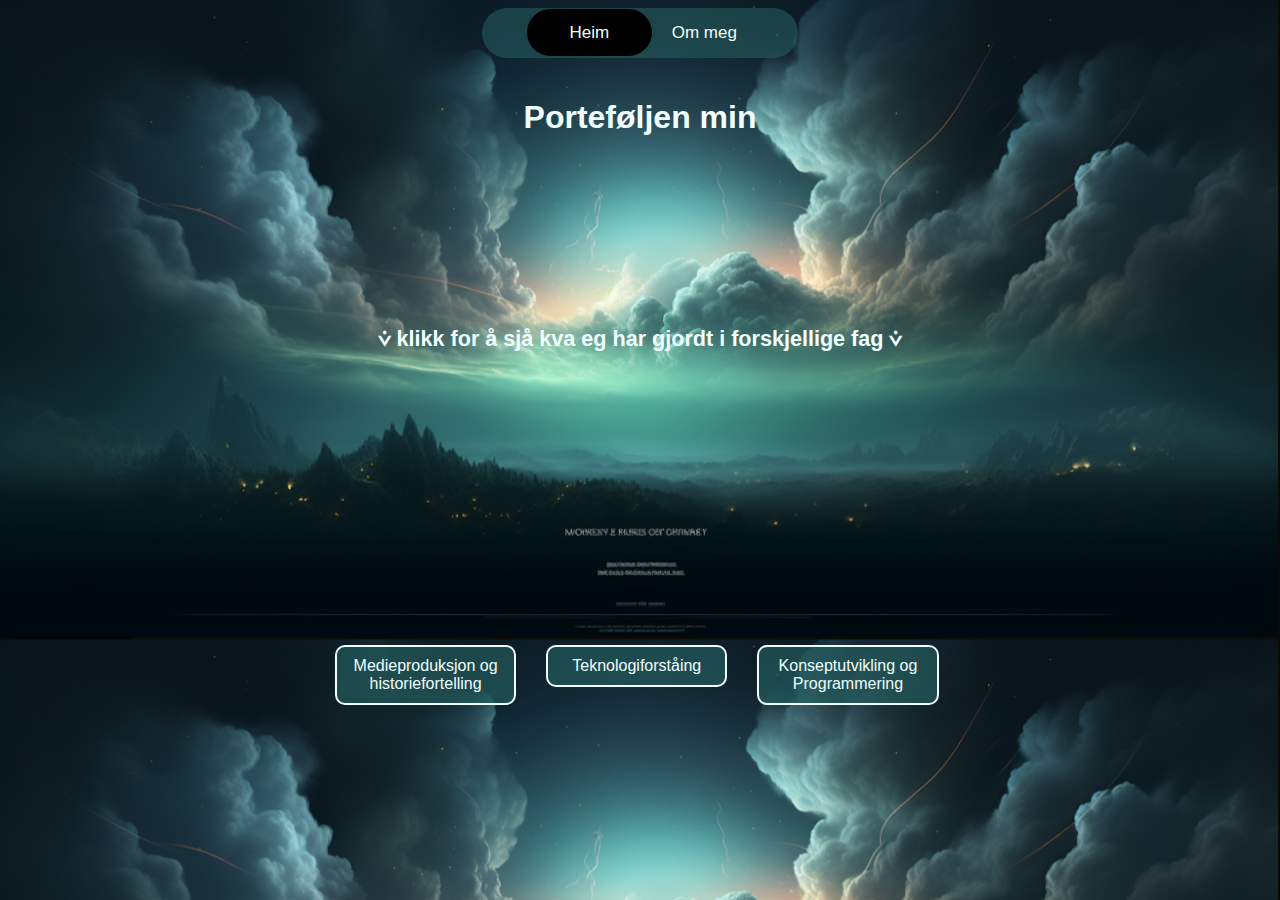
<file: index.html>
<!DOCTYPE html>
<html lang="en">

<head>
    <meta charset="UTF-8">
    <meta name="viewport" content="width=device-width, initial-scale=1.0">
    <link rel="stylesheet" href="folder.css/framside.css">
    <title>Min Portefølje</title>

    <div class="topnav"> 
        <a class="active" href="index.html"><i class="fa-solid fa-house"></i> Heim</a> 
        <a href="om_meg.html"> <i class="fa-solid fa-user"></i> Om meg</a> 
      </div>
</head>

<body>
    <div class="header">
        <h1>Porteføljen min</h1>
    </div>
    <div class="text">
        <h2>⩒ klikk for å sjå kva eg har gjordt i forskjellige fag ⩒</h2>
    </div>
    <div class="subjectbox">
        <a href="Medieprod_hist.html">
            <div class="sbjctbtn">
                Medieproduksjon og historiefortelling
            </div>
        </a>
        <a href="Teknologiforståing.html">
            <div class="sbjctbtn">
                Teknologiforståing
            </div>
            </a>
        <a href="Konseptutv_prog.html">
        <div class="sbjctbtn">
            Konseptutvikling og Programmering
        </div>
        </a>
    
    </div>
</body>

</html>
</file>
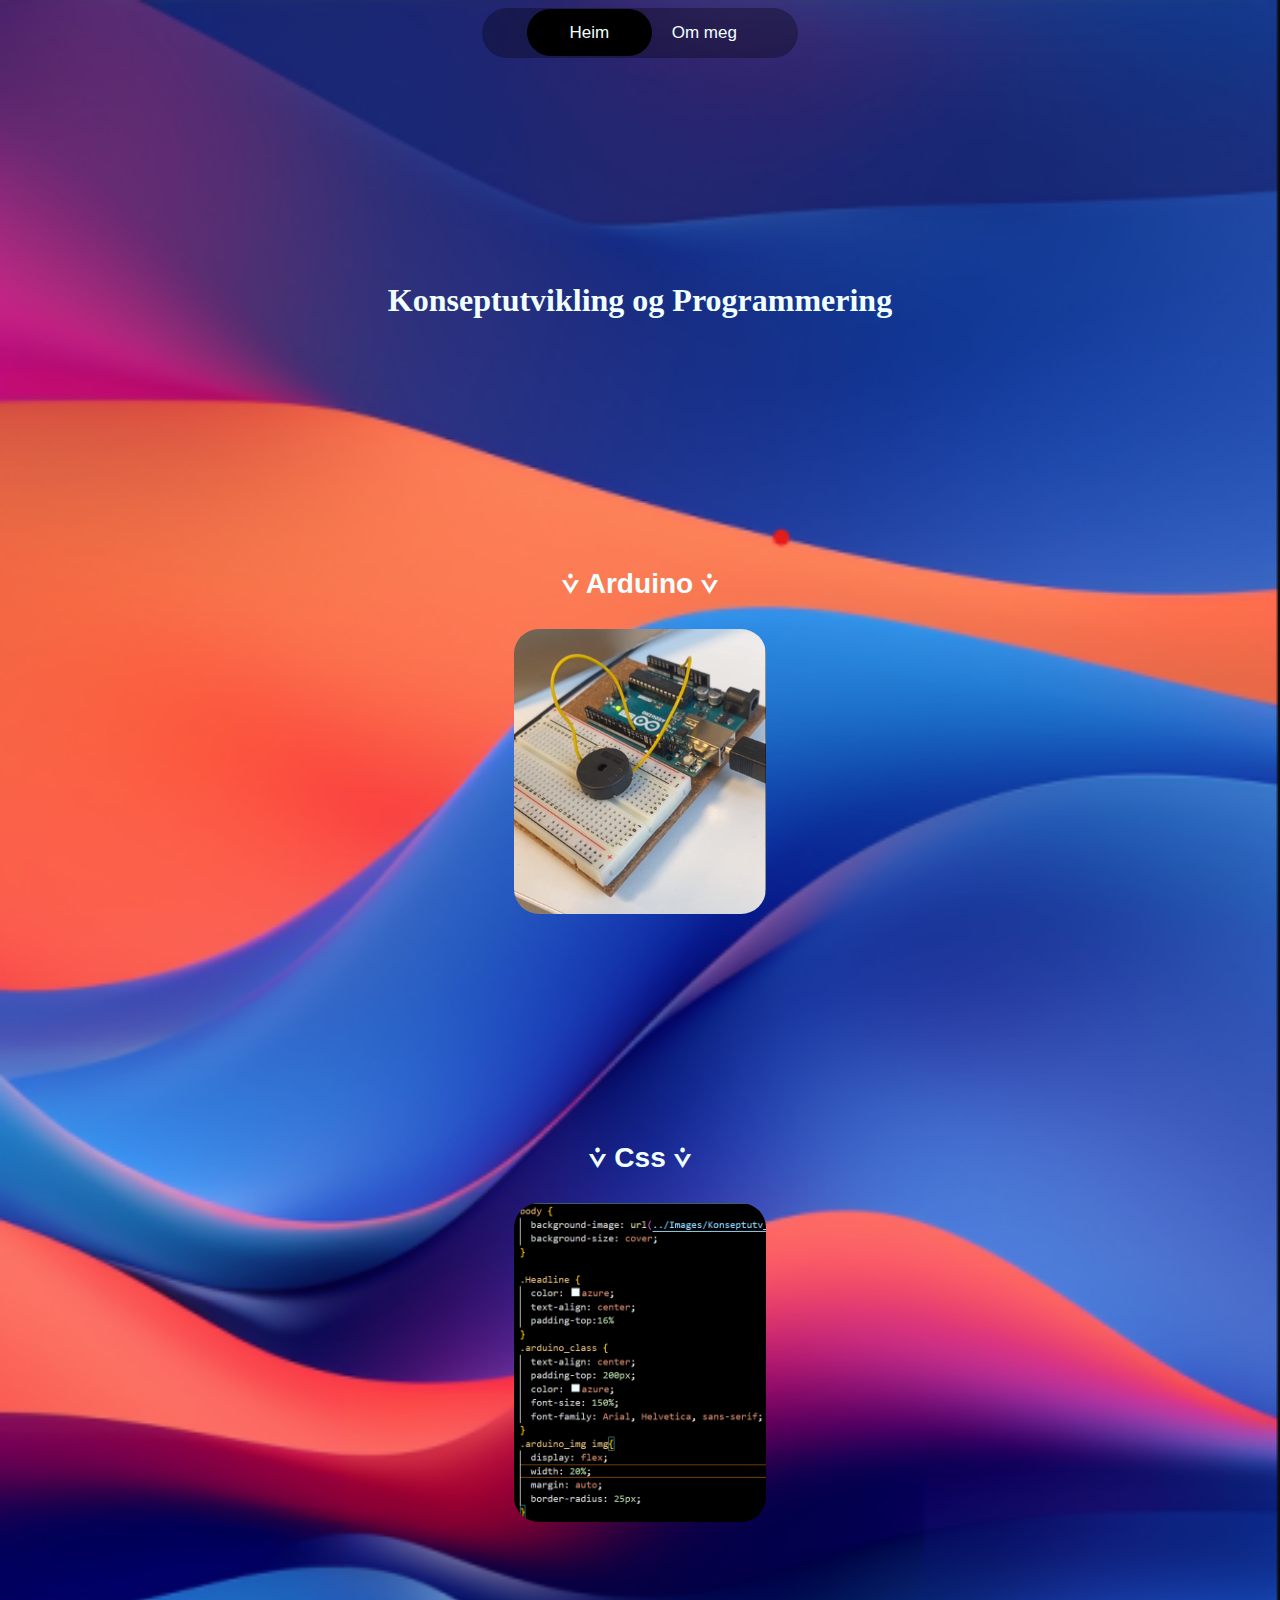
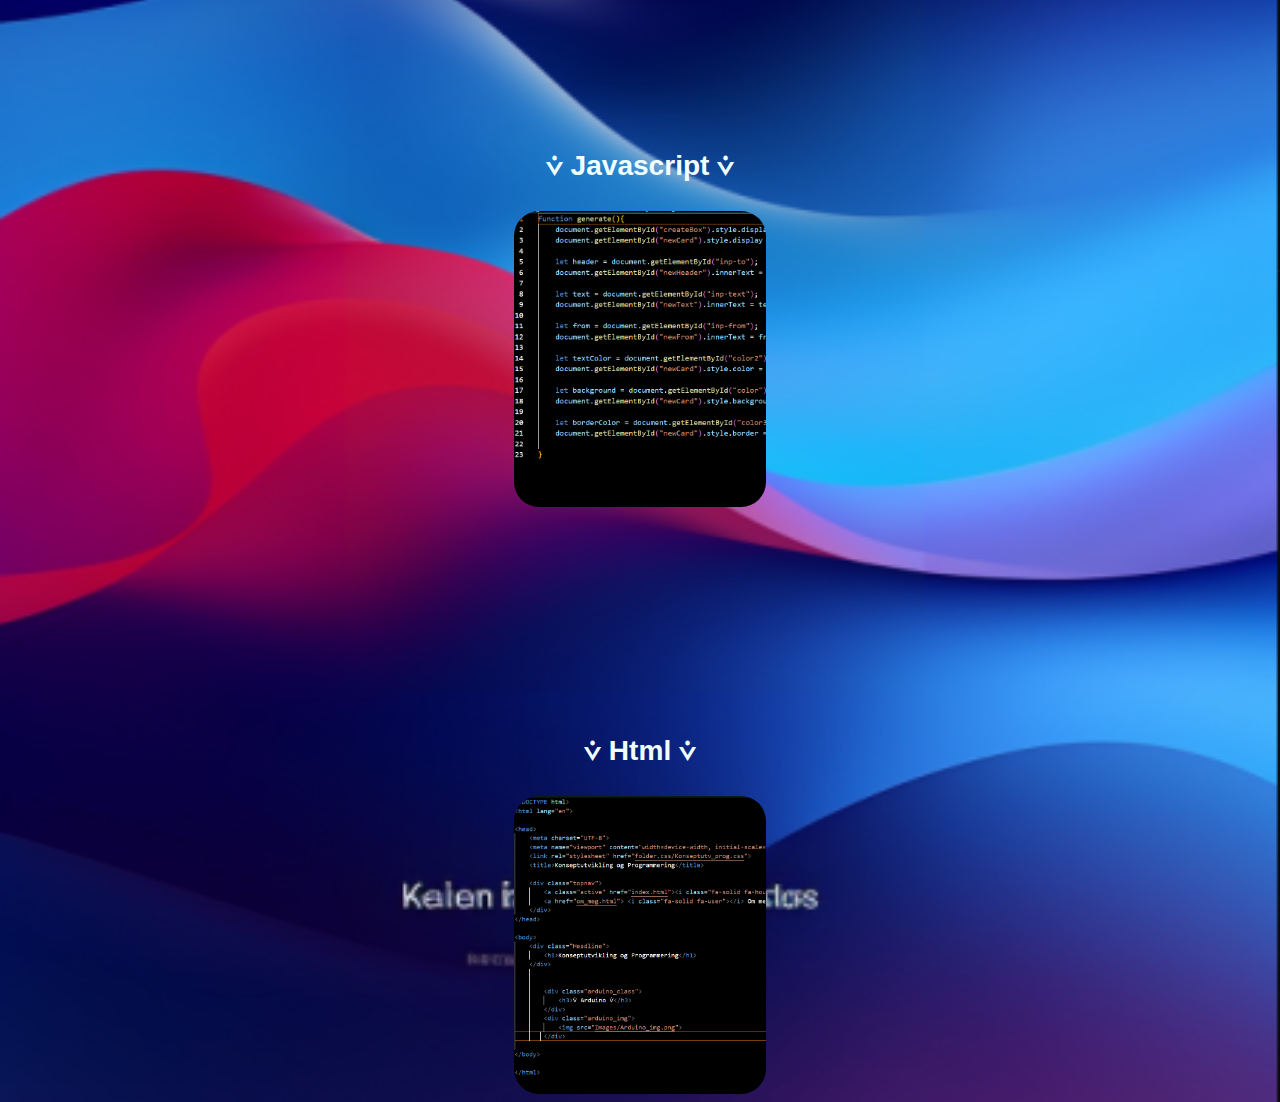
<file: Konseptutv_prog.html>
<!DOCTYPE html>
<html lang="en">

<head>
    <meta charset="UTF-8">
    <meta name="viewport" content="width=device-width, initial-scale=1.0">
    <link rel="stylesheet" href="folder.css/Konseptutv_prog.css">
    <title>Konseptutvikling og Programmering</title>

    <div class="topnav">
        <a class="active" href="index.html"><i class="fa-solid fa-house"></i> Heim</a>
        <a href="om_meg.html"> <i class="fa-solid fa-user"></i> Om meg</a>
    </div>
</head>

<body>
    <div class="Headline">
        <h1>Konseptutvikling og Programmering</h1>
    </div>

    
        <div class="arduino_class">
            <h3>⩒ Arduino ⩒</h3>
        </div>
        <div class="arduino_img">
            <img src="Images/Arduino_img.png">
        </div>

        <div class="css_txt">
            <h3>⩒ Css ⩒</h3>
        </div>
        <div class="css_img">
            <img src="Images/Css.png">
        </div>

        <div class="js_txt">
         <h3>⩒ Javascript ⩒</h3>
        </div>
        <div class="js_img">
            <img src="Images/Javascript.png">
        </div>
        <div class="html_txt">
          <h3>⩒ Html ⩒</h3>
        </div>
        <div class="html_img">
        <img src="Images/html.png">
        </div>

</body>

</html>
</file>
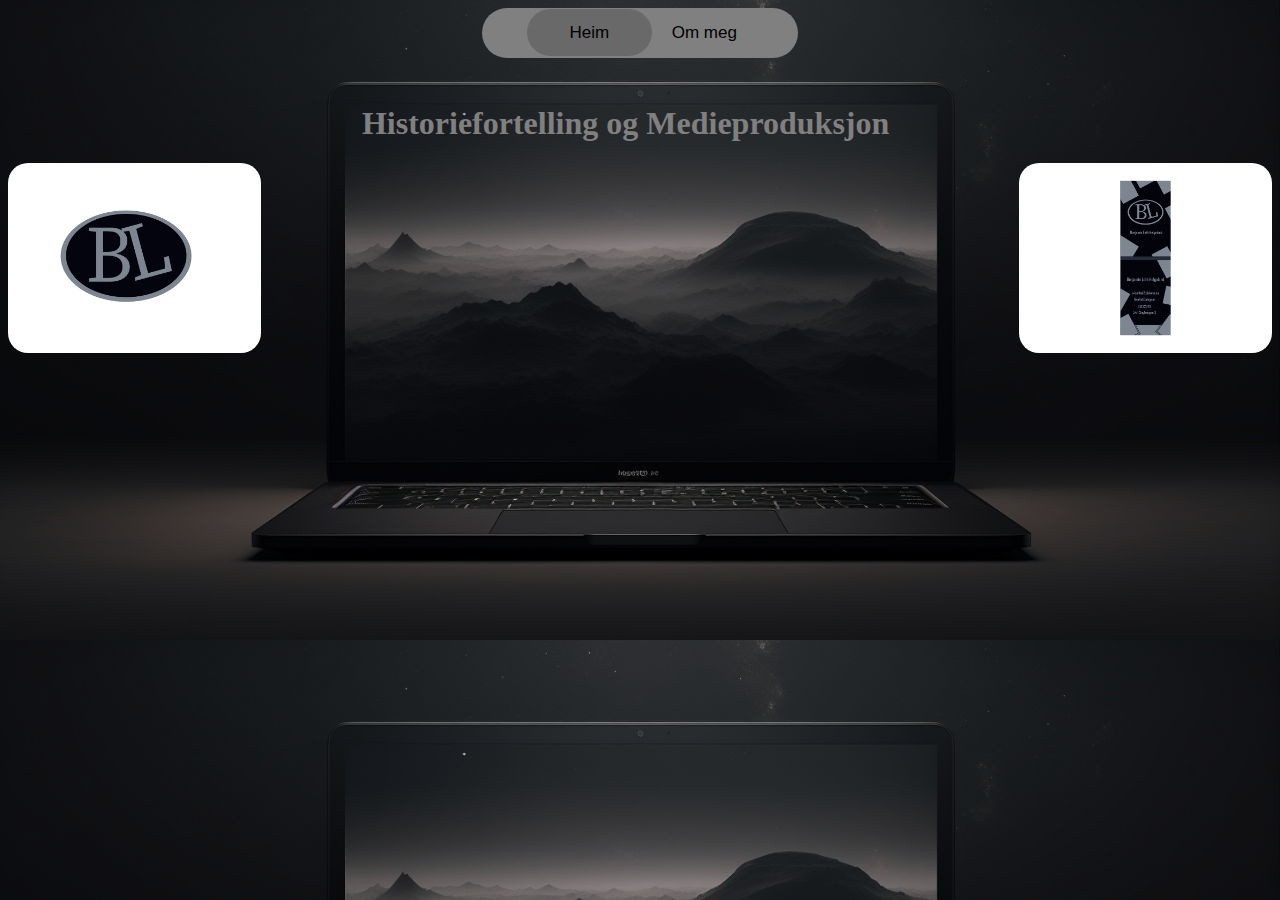
<file: Medieprod_hist.html>
<!DOCTYPE html>
<html lang="en">

<head>
    <meta charset="UTF-8">
    <meta name="viewport" content="width=device-width, initial-scale=1.0">
    <link rel="stylesheet" href="folder.css/Medieprod_hist.css">
    <title>Om meg</title>

    <div class="topnav">
        <a class="active" href="index.html"><i class="fa-solid fa-house"></i> Heim</a>
        <a href="om_meg.html"> <i class="fa-solid fa-user"></i> Om meg</a>
    </div>
</head>

<body>

    <div class="Headline">
        <h1>Historiefortelling og Medieproduksjon</h1>
    </div>
    <div class="gridcontainer">
    <div class="BL_logo">
        <img src="../Images/B.L_Logo_BlackAndWhite.png">
    </div>
    <div></div>
    <div></div>
    <div></div>
    <div class="Visittkort">
        <img src="../Images/Visittkort.png">
    </div>
</div>


</body>

</html>
</file>
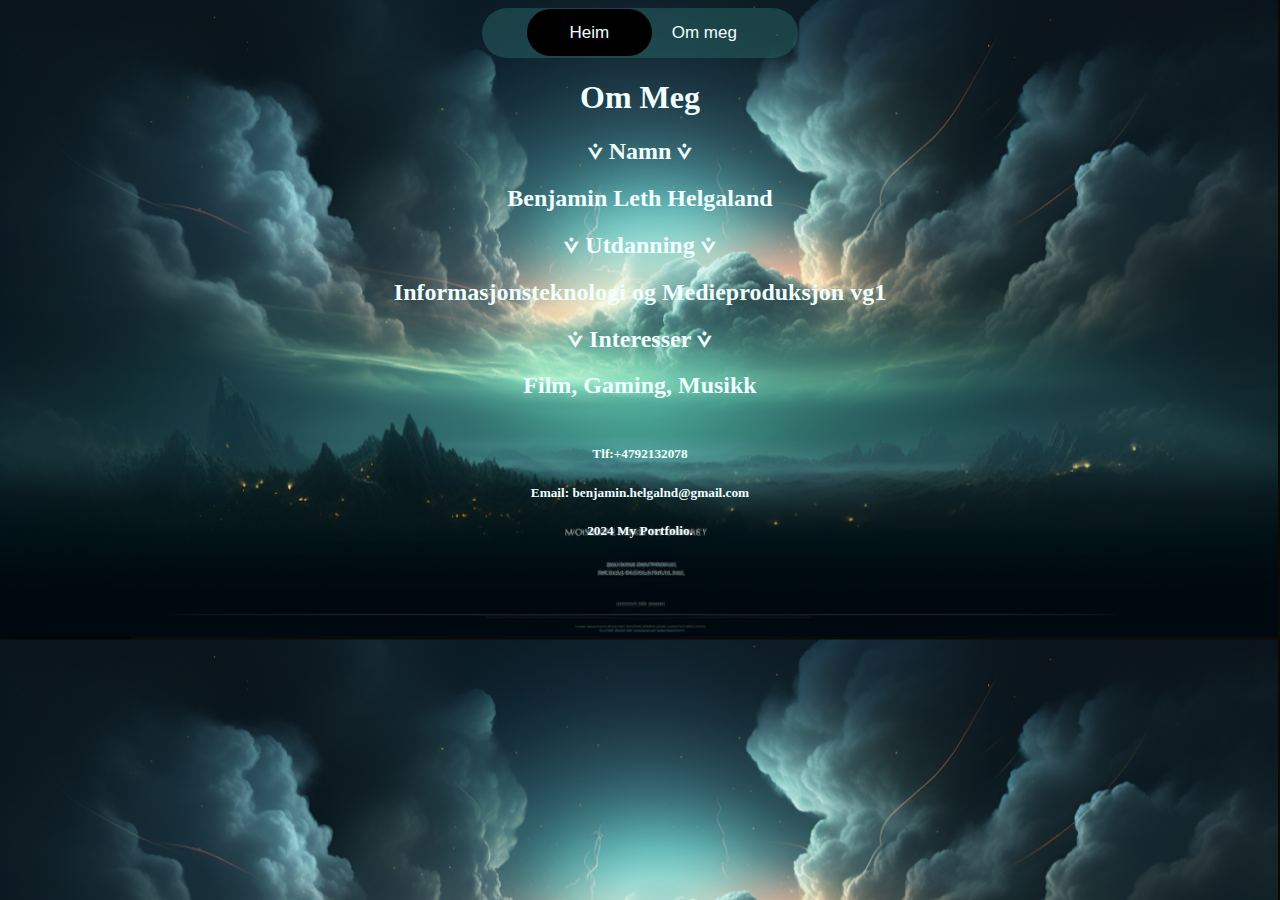
<file: om_meg.html>
<!DOCTYPE html>
<html lang="en">

<head>
  <meta charset="UTF-8">
  <meta name="viewport" content="width=device-width, initial-scale=1.0">
  <link rel="stylesheet" href="folder.css/om_meg.css">
  <title>About me</title>

 
</head>

<body>
  <div class="topnav">
    <a class="active" href="index.html"><i class="fa-solid fa-house"></i> Heim</a>
    <a href="om_meg.html"> <i class="fa-solid fa-user"></i> Om meg</a>
  </div>

 <div class="Headline">
 <h1>Om Meg</h1>
 <h2>⩒ Namn ⩒</h2>
 <h2>Benjamin Leth Helgaland</h2>
 <h2>⩒ Utdanning ⩒</h2>
 <h2>Informasjonsteknologi og Medieproduksjon vg1</h2>
 <h2>⩒ Interesser ⩒</h2>
 <h2>Film, Gaming, Musikk</h2>
 </div>


  
     <div class="contact_box">
       <div class="contact_info">
         <h5>Tlf:+4792132078</h4>
           <h5>Email: benjamin.helgalnd@gmail.com</h4>
             <h5> 2024 My Portfolio.</h4>
       </div>
     </div>
 </body>
</html>
</file>
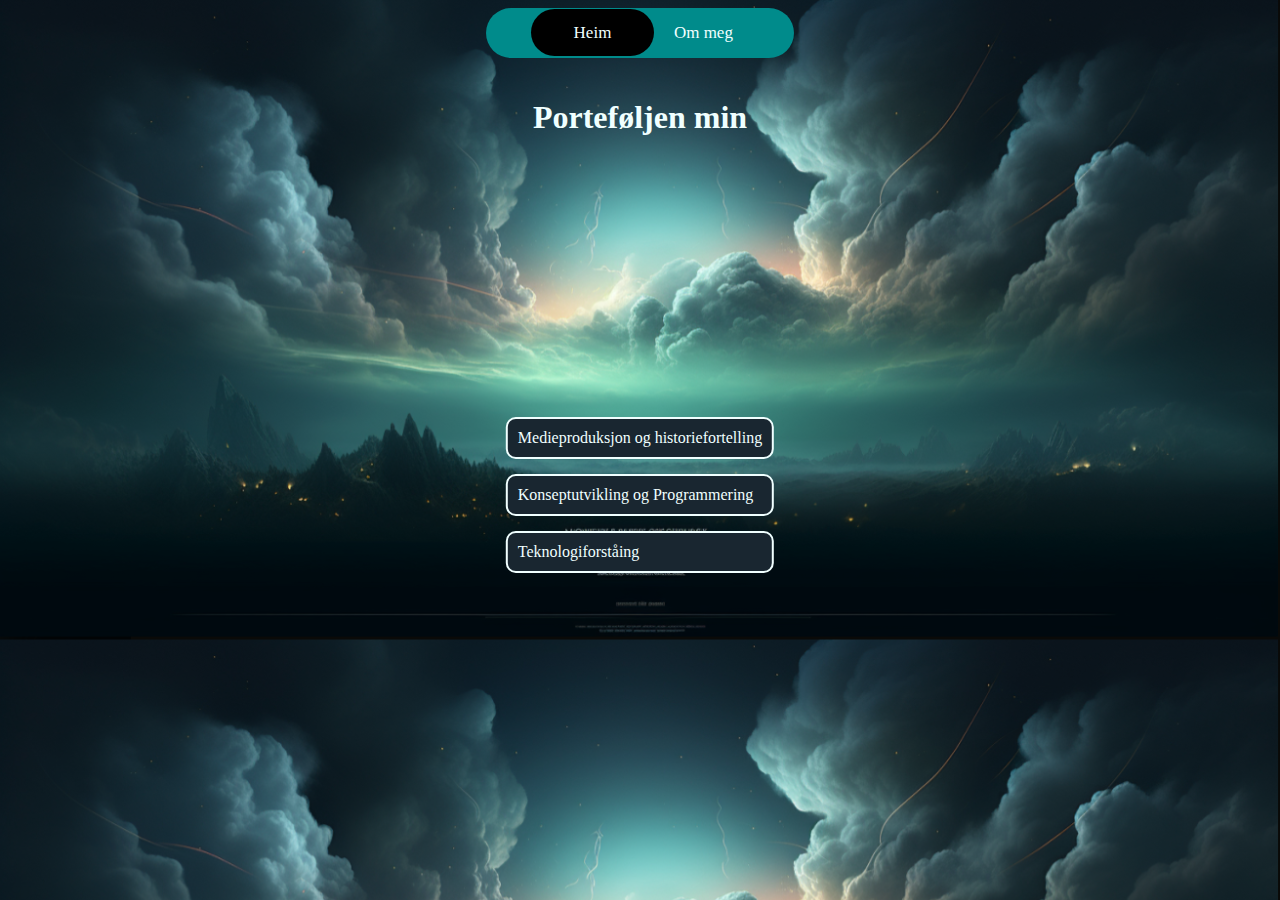
<file: Portefølje.html>
<!DOCTYPE html>
<html lang="en">

<head>
    <meta charset="UTF-8">
    <meta name="viewport" content="width=device-width, initial-scale=1.0">
    <link rel="stylesheet" href="framside.css">
    <title>Min Portefølje</title>

    <div class="topnav"> 
        <a class="active" href="Portefølje.html"><i class="fa-solid fa-house"></i> Heim</a> 
        <a href="om_meg.html"> <i class="fa-solid fa-user"></i> Om meg</a> 
      </div>
</head>

<body>
    <div class="header">
        <h1>Porteføljen min</h1>
    </div>
    <div class="subjectbox">
        <a href="Medieprod_hist.html">
            <div class="sbjctbtn">
                Medieproduksjon og historiefortelling
            </div>
        </a>
        <a href="Konseptutv_prog.html">
        <div class="sbjctbtn">
            Konseptutvikling og Programmering
        </div>
        </a>
        <a href="Teknologiforståing.html">
        <div class="sbjctbtn">
            Teknologiforståing
        </div>
        </a>
    </div>
</body>

</html>
</file>
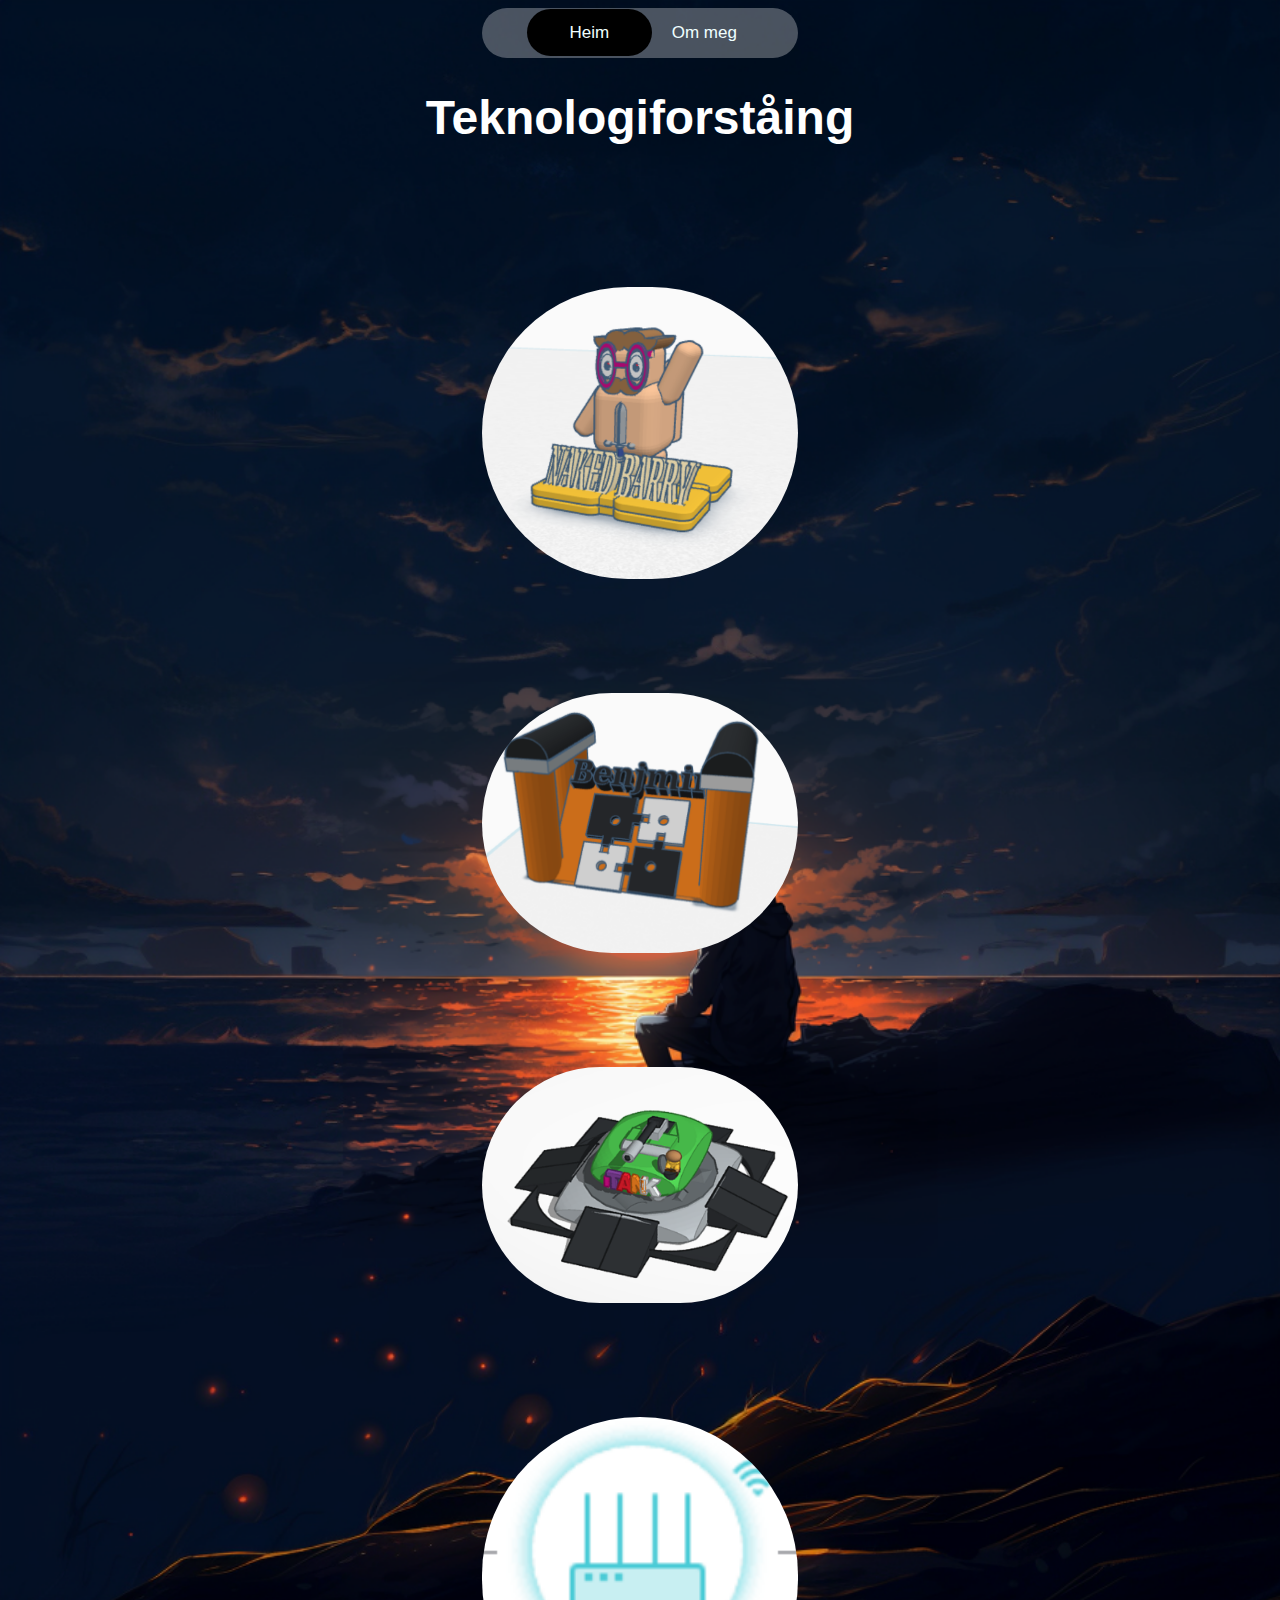
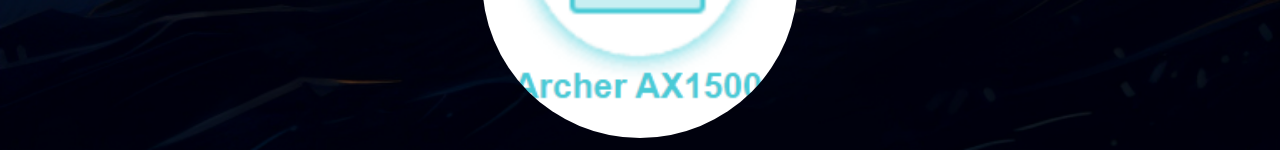
<file: Teknologiforståing.html>
<!DOCTYPE html>
<html lang="en">

<head>
  <meta charset="UTF-8">
  <meta name="viewport" content="width=device-width, initial-scale=1.0">
  <link rel="stylesheet" href="folder.css/Teknologiforståing.css">
  <title>Teknologiforståing</title>
</head>

<body>
  <div class="topnav">
    <a class="active" href="index.html"><i class="fas fa-house"></i> Heim</a>
    <a href="om_meg.html"><i class="fas fa-user"></i> Om meg</a>
  </div>

  <div class="Headline">
    <h1>Teknologiforståing</h1>
  </div>

  <div class="container">
    <div class="NakedBarry">
      <img src="Images/Naked_Barry.png" alt="Naked Barry Image">
    </div>
    <div class="Puzzle-building">
      <img src="Images/Puzzle_building.png" alt="Puzzle Building Image">
    </div>
    <div class="Puzzle-building">
      <img src="Images/iTank.png" alt="Puzzle Building Image">
    </div>
    <div class="Puzzle-building">
      <img src="Images/Archer_AX1500.png" alt="Puzzle Building Image">
    </div>
  </div>
</body>

</html>
</file>
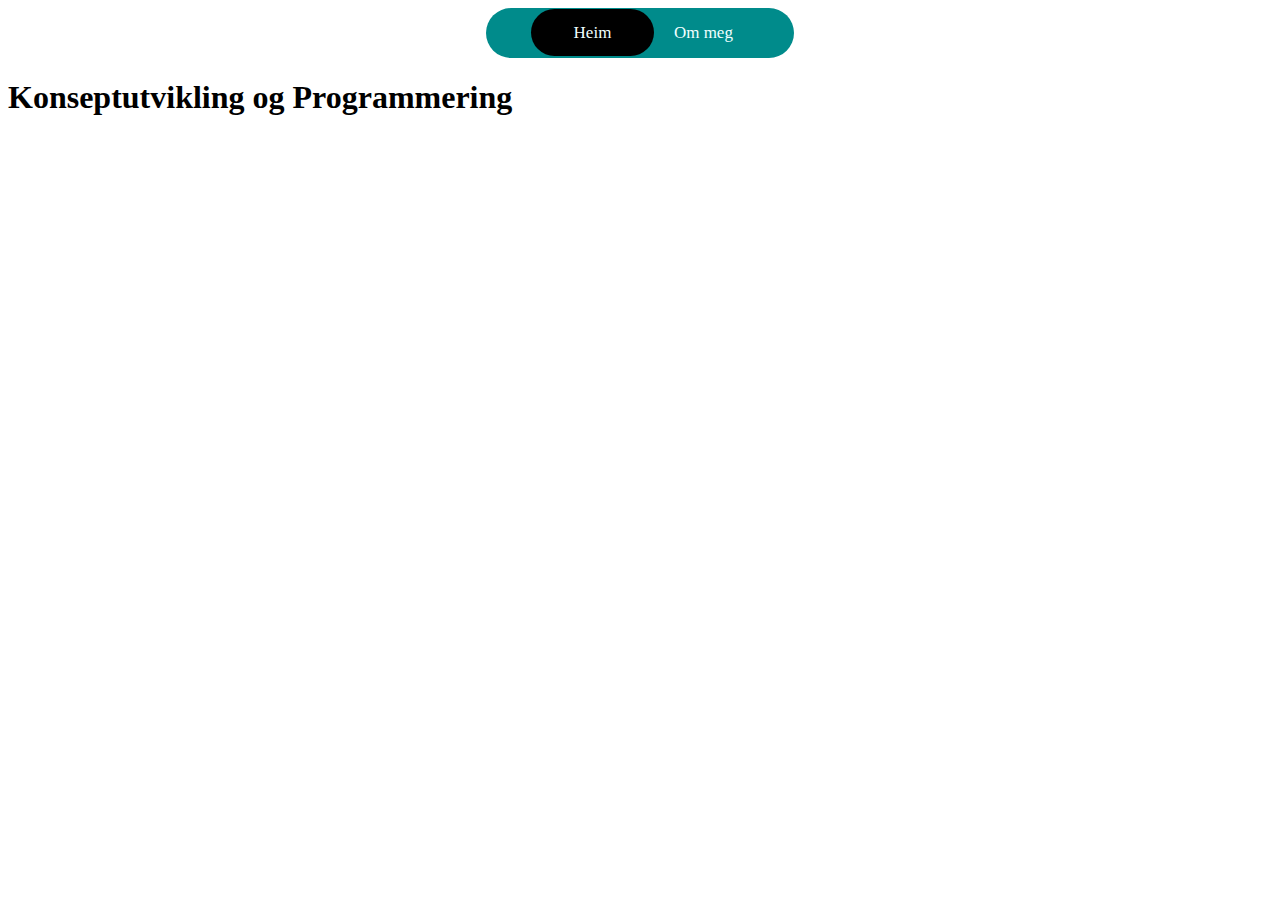
<file: Portefølje kode/Konseptutv_prog.html>
<!DOCTYPE html>
<html lang="en">
<head>
    <meta charset="UTF-8">
    <meta name="viewport" content="width=device-width, initial-scale=1.0">
    <link rel="stylesheet" href="Konseptutv_prog.css">
    <title>Konseptutvikling og Programmering</title>

    <div class="topnav"> 
        <a class="active" href="Portefølje.html"><i class="fa-solid fa-house"></i> Heim</a> 
        <a href="om_meg.html"> <i class="fa-solid fa-user"></i> Om meg</a> 
      </div>
</head>
<body>
    <div class="Headline">
     <h1>Konseptutvikling og Programmering</h1>
    </div>
    
</body>
</html>
</file>
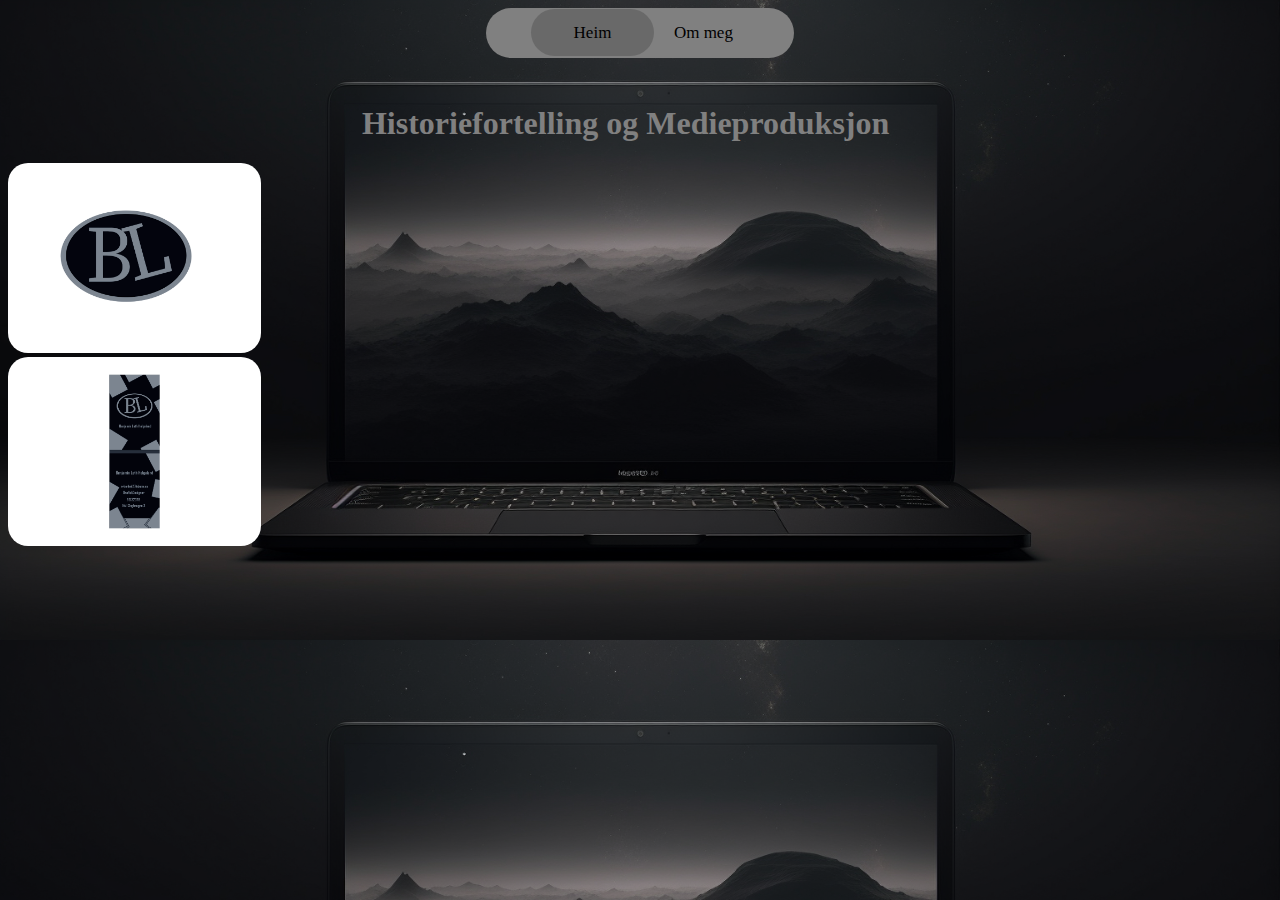
<file: Portefølje kode/Medieprod_hist.html>
<!DOCTYPE html>
<html lang="en">

<head>
    <meta charset="UTF-8">
    <meta name="viewport" content="width=device-width, initial-scale=1.0">
    <link rel="stylesheet" href="Medieprod_hist.css">
    <title>Om meg</title>

    <div class="topnav">
        <a class="active" href="Portefølje.html"><i class="fa-solid fa-house"></i> Heim</a>
        <a href="om_meg.html"> <i class="fa-solid fa-user"></i> Om meg</a>
    </div>
</head>

<body>

    <div class="Headline">
        <h1>Historiefortelling og Medieproduksjon</h1>
    </div>
    <div class="BL_logo">
        <img src="../Images/B.L_Logo_BlackAndWhite.png">
    </div>
    <div class="Visittkort">
        <img src="../Images/Visittkort.png">
    </div>
 


</body>

</html>
</file>
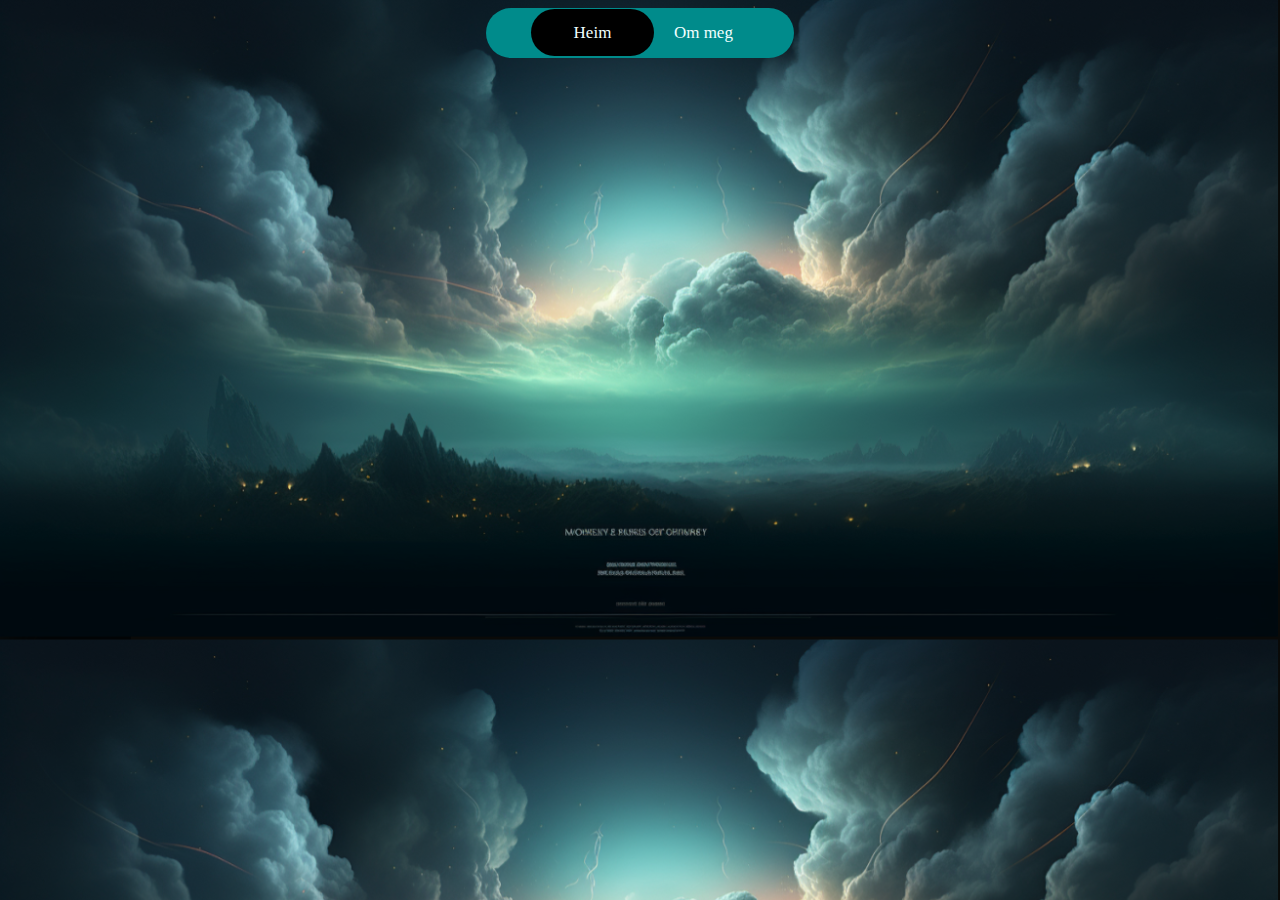
<file: Portefølje kode/om_meg.html>
<!DOCTYPE html>
<html lang="en">
<head>
    <meta charset="UTF-8">
    <meta name="viewport" content="width=device-width, initial-scale=1.0">
    <link rel="stylesheet" href="om_meg.css">
    <title>About me</title>

    <div class="topnav"> 
        <a class="active" href="Portefølje.html"><i class="fa-solid fa-house"></i> Heim</a> 
        <a href="om_meg.html"> <i class="fa-solid fa-user"></i> Om meg</a> 
      </div>
</head>
<body>
    


</div>    
</body>
</html>
</file>
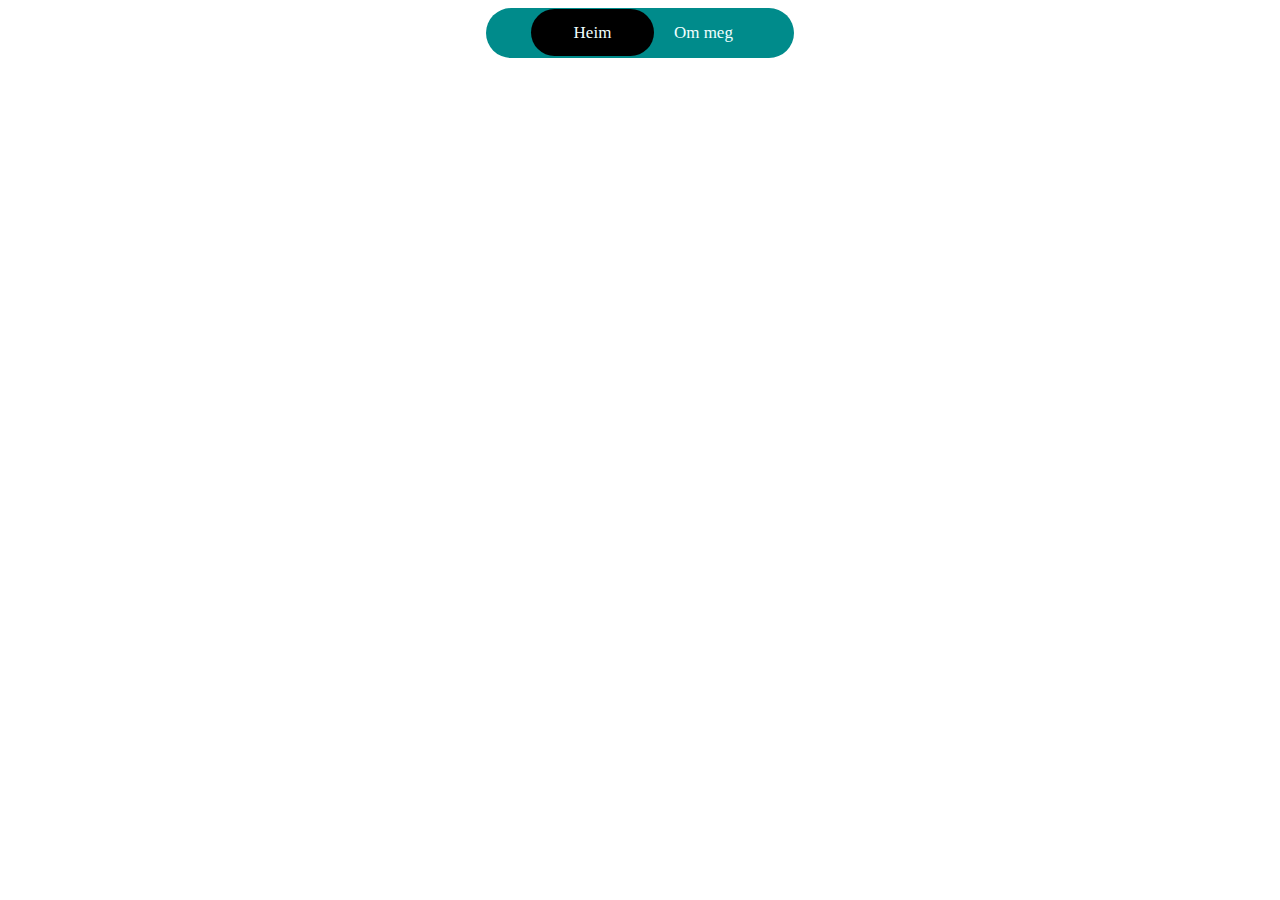
<file: Portefølje kode/Teknologiforståing.html>
<!DOCTYPE html>
<html lang="en">
<head>
    <meta charset="UTF-8">
    <meta name="viewport" content="width=device-width, initial-scale=1.0">
    <link rel="stylesheet" href="Teknologiforståing.css">
    <title>Teknologiforståing</title>

    <div class="topnav"> 
        <a class="active" href="Portefølje.html"><i class="fa-solid fa-house"></i> Heim</a> 
        <a href="om_meg.html"> <i class="fa-solid fa-user"></i> Om meg</a> 
      </div>
</head>
<body>
    
</body>
</html>
</file>
<file: folder.css/framside.css>
body {
    background-image: url(../Images/background_image.png);
    background-size: cover;
}

.header {
    display: flex;
    justify-content: center;
    color: azure;
    margin-bottom: 20px;
    padding-top: 20px;
    font-family:'Franklin Gothic Medium', 'Arial Narrow', Arial, sans-serif;
}

.subjectbox {
    display: grid;
    grid-template-columns: 33% 33% 33%;
    margin: 0;
    position: absolute;
    top: 75%;
    left: 50%;
    -ms-transform: translate(-50%, -50%);
    transform: translate(-50%, -50%);
}

.subjectbox a {
    text-decoration: none;
    color: azure;
}

.sbjctbtn {
    background-color: rgb(39, 101, 101,0.6);
    padding: 10px;
    border: 2px solid azure;
    margin: 15px;
    border-radius: 10px;
    color: azure;
    text-align: center;
    font-family: Arial, Helvetica, sans-serif;
}
.topnav { 
    background-color: rgba(39, 101, 101, 0.5);
    overflow: hidden;
    text-align: center;
    margin: auto;
    padding: 15px;
    width: fit-content;
    border-radius: 25px;
    padding-left: 45px;
    padding-right: 45px;
  }

  .topnav a { 
    color: azure;
    text-align: center;
    padding: 14px 16px;
    text-decoration: none;
    font-size: 17px;
    border-radius: 25px;
    font-family: Arial, Helvetica, sans-serif;
  }

.topnav a.active {
    background-color: black;
    color: azure;
    padding-left: 42.5px;
    padding-right: 42.5px;
    font-family: Arial, Helvetica, sans-serif;
}
.text {
    text-align: center;
    padding-top: 130px;
    color: azure;
    font-family: Arial, Helvetica, sans-serif;
    font-size: 90%;
}
</file>
<file: folder.css/Konseptutv_prog.css>
body {
  background-image: url(../Images/Konseptutv_prog_background_long.png);
  background-size: cover;
}

.Headline {
  color: azure;
  text-align: center;
  padding-top:16%
}
.arduino_class {
  text-align: center;
  padding-top: 200px;
  color: azure;
  font-size: 150%;
  font-family: Arial, Helvetica, sans-serif;
}
.arduino_img img{
  display: flex;
  width: 20%;
  margin: auto; 
  border-radius: 25px;
}
.html_img img{
  display: flex;
  width: 20%;
  margin: auto; 
  border-radius: 25px;
}
.css_img img{
  display: flex;
  width: 20%;
  margin: auto; 
  border-radius: 25px;
}
.js_img img{
  display: flex;
  width: 20%;
  margin: auto; 
  border-radius: 25px;
}
.css_txt {
  text-align: center;
  padding-top: 200px;
  color: azure;
  font-size: 150%;
  font-family: Arial, Helvetica, sans-serif;
}
.js_txt {
  text-align: center;
  padding-top: 200px;
  color: azure;
  font-size: 150%;
  font-family: Arial, Helvetica, sans-serif;
}

.html_txt{
  text-align: center;
  padding-top: 200px;
  color: azure;
  font-size: 150%;
  font-family: Arial, Helvetica, sans-serif;
}

.topnav { 
    background-color:rgba(0, 0, 0, 0.3);
    overflow: hidden;
    text-align: center;
    margin: auto;
    padding: 15px;
    width: fit-content;
    border-radius: 25px;
    padding-left: 45px;
    padding-right: 45px;
  }

  .topnav a { 
    color: azure;
    text-align: center;
    padding: 14px 16px;
    text-decoration: none;
    font-size: 17px;
    border-radius: 25px;
    font-family: Arial, Helvetica, sans-serif;
  }

.topnav a.active {
    background-color: black;
    color: azure;
    padding-left: 42.5px;
    padding-right: 42.5px;
    font-family: Arial, Helvetica, sans-serif;
}
</file>
<file: folder.css/Medieprod_hist.css>
body {
    background-image: url(../Images/Medieprod_Background.png);
    background-size: cover;
}

.Headline {
    color: gray;
    padding-left: 28%;
    padding-top: 2%;
}

.BL_logo img { 
    width: 100%;
    border-radius: 20px;
}

.Visittkort img { 
    width: 100%;
    border-radius: 20px;
}

.gridcontainer {
    display:grid;
    grid-template-columns: 20% 20% 20% 20% 20%;
}



.topnav { 
    background-color:gray;
    overflow: hidden;
    text-align: center;
    margin: auto;
    padding: 15px;
    width: fit-content;
    border-radius: 25px;
    padding-left: 45px;
    padding-right: 45px;
  }

  .topnav a { 
    color: black;
    text-align: center;
    padding: 14px 16px;
    text-decoration: none;
    font-size: 17px;
    border-radius: 25px;
    font-family: Arial, Helvetica, sans-serif;
  }

.topnav a.active {
    background-color:dimgray;
    color: black;
    padding-left: 42.5px;
    padding-right: 42.5px;
    font-family: Arial, Helvetica, sans-serif;
}
</file>
<file: folder.css/om_meg.css>
body {
    background-image: url(../Images/background_image.png);
    background-size: cover;
}

.contact_info {
  text-align:center;
  color: azure;
  padding-top:5px
}
.Headline {
  color: azure;
  text-align: center;
}

.topnav { 
    background-color:rgb(39, 101, 101, 0.5);
    overflow: hidden;
    text-align: center;
    margin: auto;
    padding: 15px;
    width: fit-content;
    border-radius: 25px;
    padding-left: 45px;
    padding-right: 45px;
  }

  .topnav a { 
    color: azure;
    text-align: center;
    padding: 14px 16px;
    text-decoration: none;
    font-size: 17px;
    border-radius: 25px;
    font-family: Arial, Helvetica, sans-serif;
  }

.topnav a.active {
    background-color: black;
    color: azure;
    padding-left: 42.5px;
    padding-right: 42.5px;
    font-family: Arial, Helvetica, sans-serif;
}
</file>
<file: framside.css>
body {
    background-image: url(../Images/background_image.png);
    background-size: cover;
}

.header {
    display: flex;
    justify-content: center;
    color: azure;
    margin-bottom: 20px;
    padding-top: 20px;
}

.subjectbox {
    margin: 0;
    position: absolute;
    top: 55%;
    left: 50%;
    -ms-transform: translate(-50%, -50%);
    transform: translate(-50%, -50%);
}

.subjectbox a {
    text-decoration: none;
    color: azure;
}

.sbjctbtn {
    background-color: rgb(25, 38, 48);
    padding: 10px;
    border: 2px solid azure;
    margin: 15px;
    border-radius: 10px;
    color: azure;
}
.topnav { 
    background-color:darkcyan;
    overflow: hidden;
    text-align: center;
    margin: auto;
    padding: 15px;
    width: fit-content;
    border-radius: 25px;
    padding-left: 45px;
    padding-right: 45px;
  }

  .topnav a { 
    color: azure;
    text-align: center;
    padding: 14px 16px;
    text-decoration: none;
    font-size: 17px;
    border-radius: 25px;
  }

.topnav a.active {
    background-color: black;
    color: azure;
    padding-left: 42.5px;
    padding-right: 42.5px;
}
</file>
<file: folder.css/Teknologiforståing.css>
body {
  background-image: url(../Images/Teknologiforståing_background.png);
  background-size: cover;
  align-content: center;
}
.Headline {
  text-align: center;
  color: white;
  font-size: 150%; 
  font-family:Arial, Helvetica, sans-serif;
}

.container {
  display: flex;
  flex-direction: column;
  width: 10%;
}

.topnav { 
    background-color:rgba(255, 255, 255, 0.29);;
    overflow: hidden;
    text-align: center;
    margin: auto;
    padding: 15px;
    width: fit-content;
    border-radius: 25px;
    padding-left: 45px;
    padding-right: 45px;
  }

  .topnav a { 
    color: azure;
    text-align: center;
    padding: 14px 16px;
    text-decoration: none;
    font-size: 17px;
    border-radius: 25px;
    font-family: Arial, Helvetica, sans-serif;
  }

.topnav a.active {
    background-color: black;
    color: azure;
    padding-left: 42.5px;
    padding-right: 42.5px;
    font-family: Arial, Helvetica, sans-serif;
}







.NakedBarry img,
.Puzzle-building img {
  max-width: 100%;
  width: 50%; 
  height: auto; 
  margin-top: 110px;
  border-radius: 170px;  
}

.container {
  display: flex;
  width: 50%; 
  margin: auto; 
}

.NakedBarry,
.Puzzle-building {
  text-align: center;
}
</file>
<file: Portefølje kode/Konseptutv_prog.css>
.topnav { 
    background-color:darkcyan;
    overflow: hidden;
    text-align: center;
    margin: auto;
    padding: 15px;
    width: fit-content;
    border-radius: 25px;
    padding-left: 45px;
    padding-right: 45px;
  }

  .topnav a { 
    color: azure;
    text-align: center;
    padding: 14px 16px;
    text-decoration: none;
    font-size: 17px;
    border-radius: 25px;
  }

.topnav a.active {
    background-color: black;
    color: azure;
    padding-left: 42.5px;
    padding-right: 42.5px;
}
</file>
<file: Portefølje kode/Medieprod_hist.css>
body {
    background-image: url(../Images/Medieprod_Background.png);
    background-size: cover;
}

.Headline {
    color: gray;
    padding-left: 28%;
    padding-top: 2%;
}

.BL_logo img { 
    width: 20%;
    border-radius: 20px;
}

.Visittkort img { 
    width: 20%;
    border-radius: 20px;
}



.topnav { 
    background-color:gray;
    overflow: hidden;
    text-align: center;
    margin: auto;
    padding: 15px;
    width: fit-content;
    border-radius: 25px;
    padding-left: 45px;
    padding-right: 45px;
  }

  .topnav a { 
    color: black;
    text-align: center;
    padding: 14px 16px;
    text-decoration: none;
    font-size: 17px;
    border-radius: 25px;
  }

.topnav a.active {
    background-color:dimgray;
    color: black;
    padding-left: 42.5px;
    padding-right: 42.5px;
}
</file>
<file: Portefølje kode/om_meg.css>
body {
    background-image: url(../Images/background_image.png);
    background-size: cover;
}








.topnav { 
    background-color:darkcyan;
    overflow: hidden;
    text-align: center;
    margin: auto;
    padding: 15px;
    width: fit-content;
    border-radius: 25px;
    padding-left: 45px;
    padding-right: 45px;
  }

  .topnav a { 
    color: azure;
    text-align: center;
    padding: 14px 16px;
    text-decoration: none;
    font-size: 17px;
    border-radius: 25px;
  }

.topnav a.active {
    background-color: black;
    color: azure;
    padding-left: 42.5px;
    padding-right: 42.5px;
}
</file>
<file: Portefølje kode/Teknologiforståing.css>
.topnav { 
    background-color:darkcyan;
    overflow: hidden;
    text-align: center;
    margin: auto;
    padding: 15px;
    width: fit-content;
    border-radius: 25px;
    padding-left: 45px;
    padding-right: 45px;
  }

  .topnav a { 
    color: azure;
    text-align: center;
    padding: 14px 16px;
    text-decoration: none;
    font-size: 17px;
    border-radius: 25px;
  }

.topnav a.active {
    background-color: black;
    color: azure;
    padding-left: 42.5px;
    padding-right: 42.5px;
}
</file>
